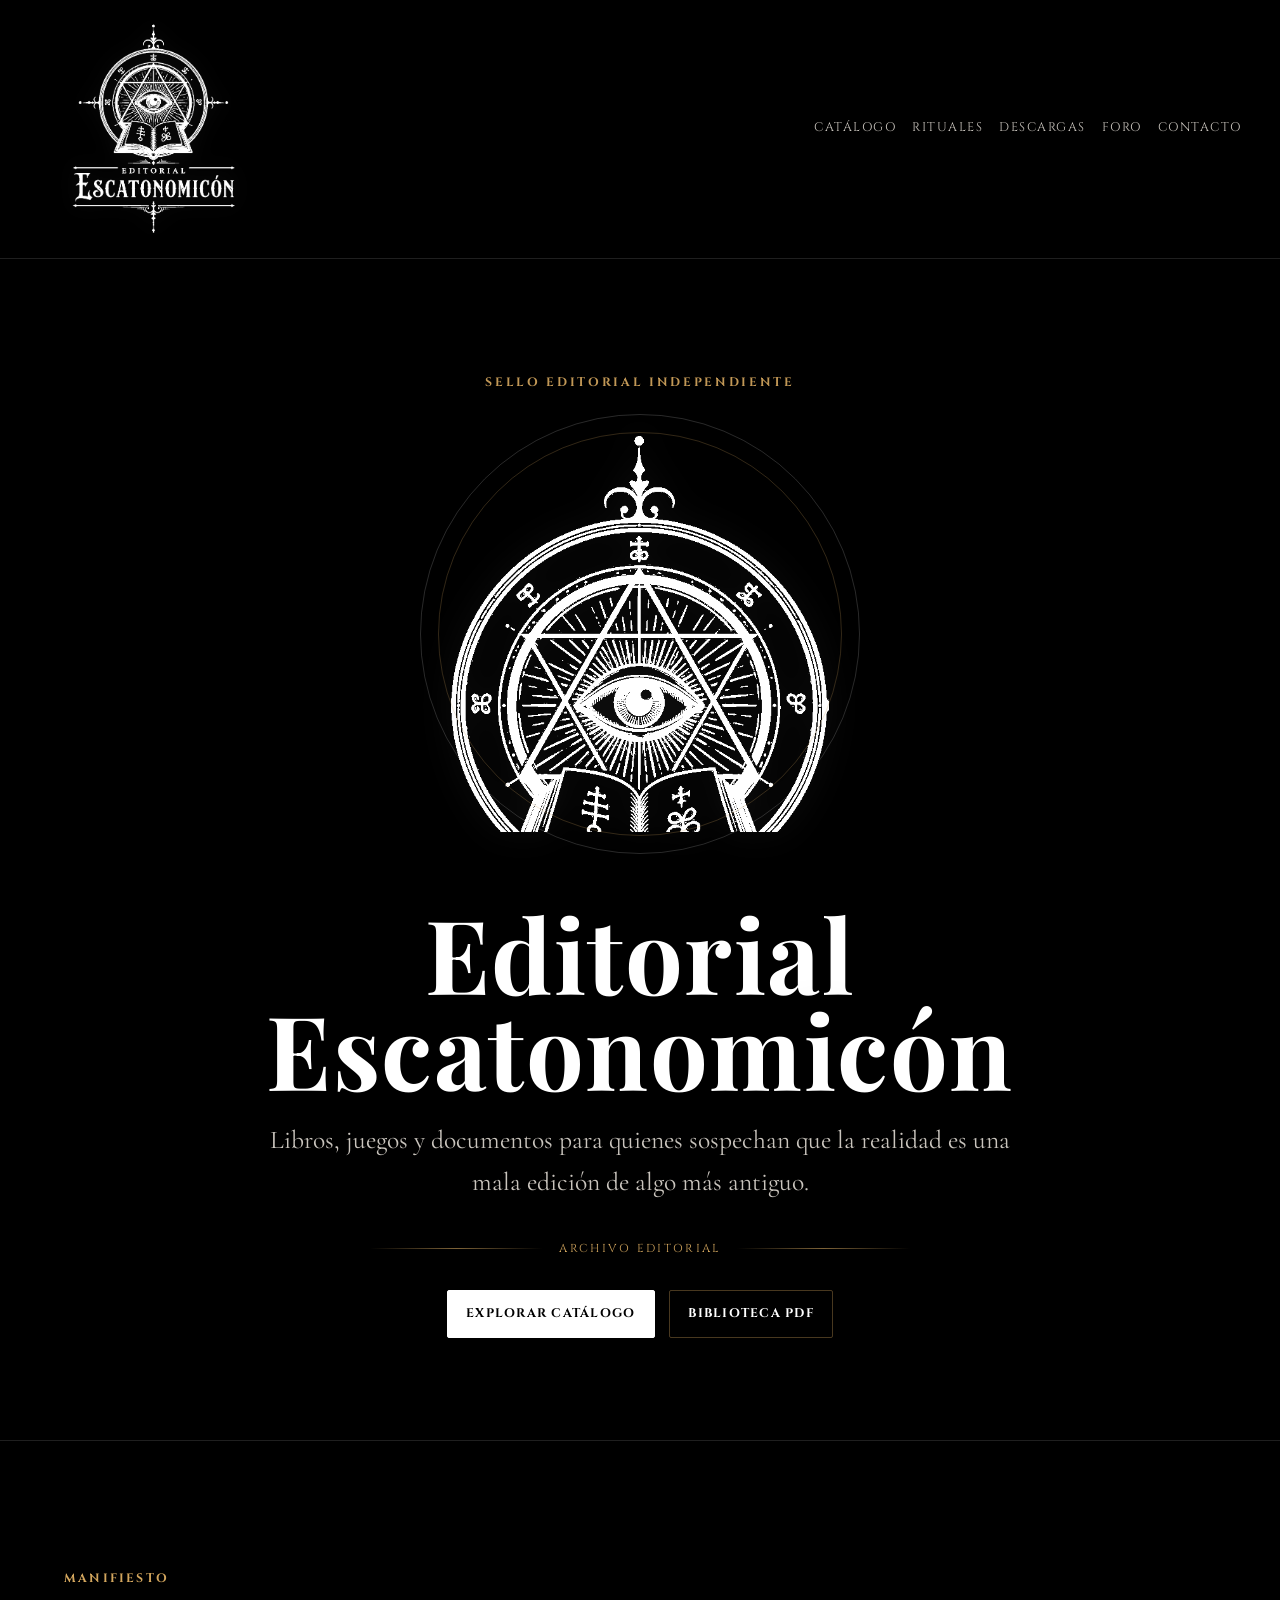
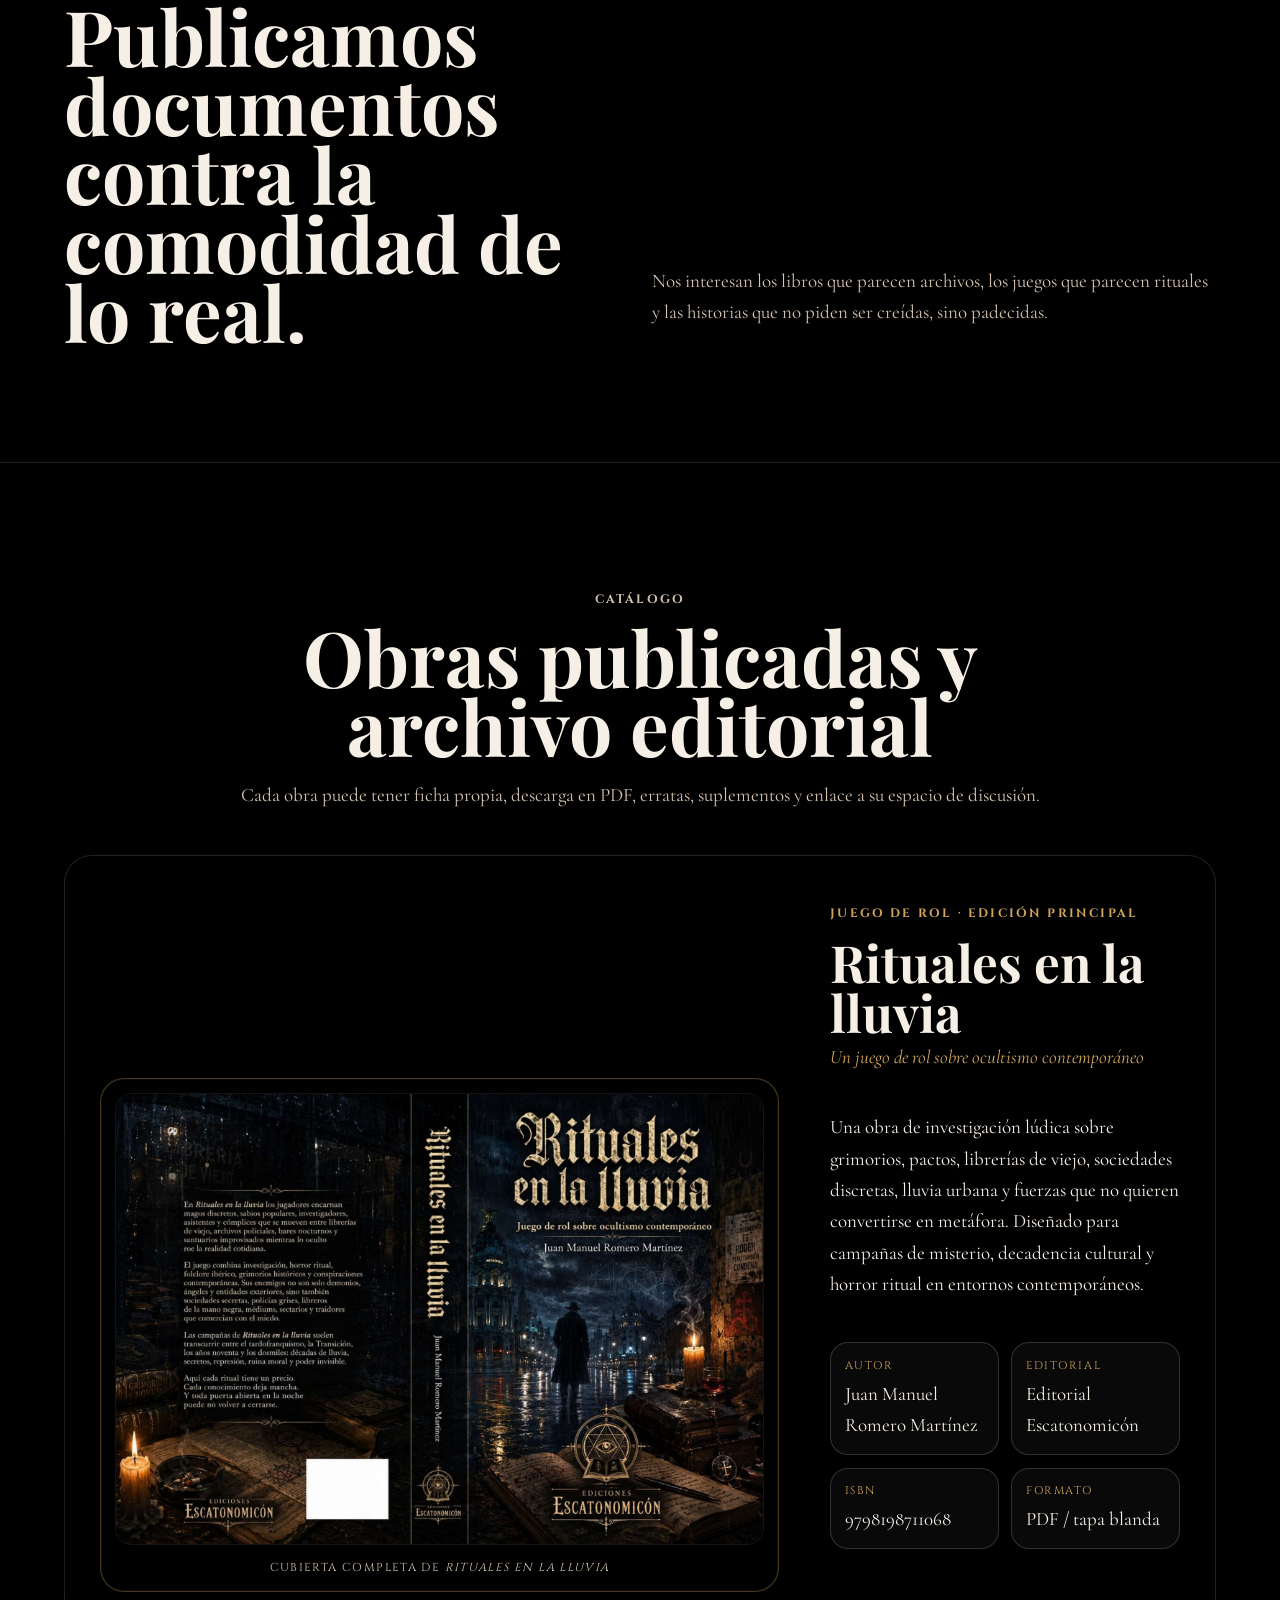
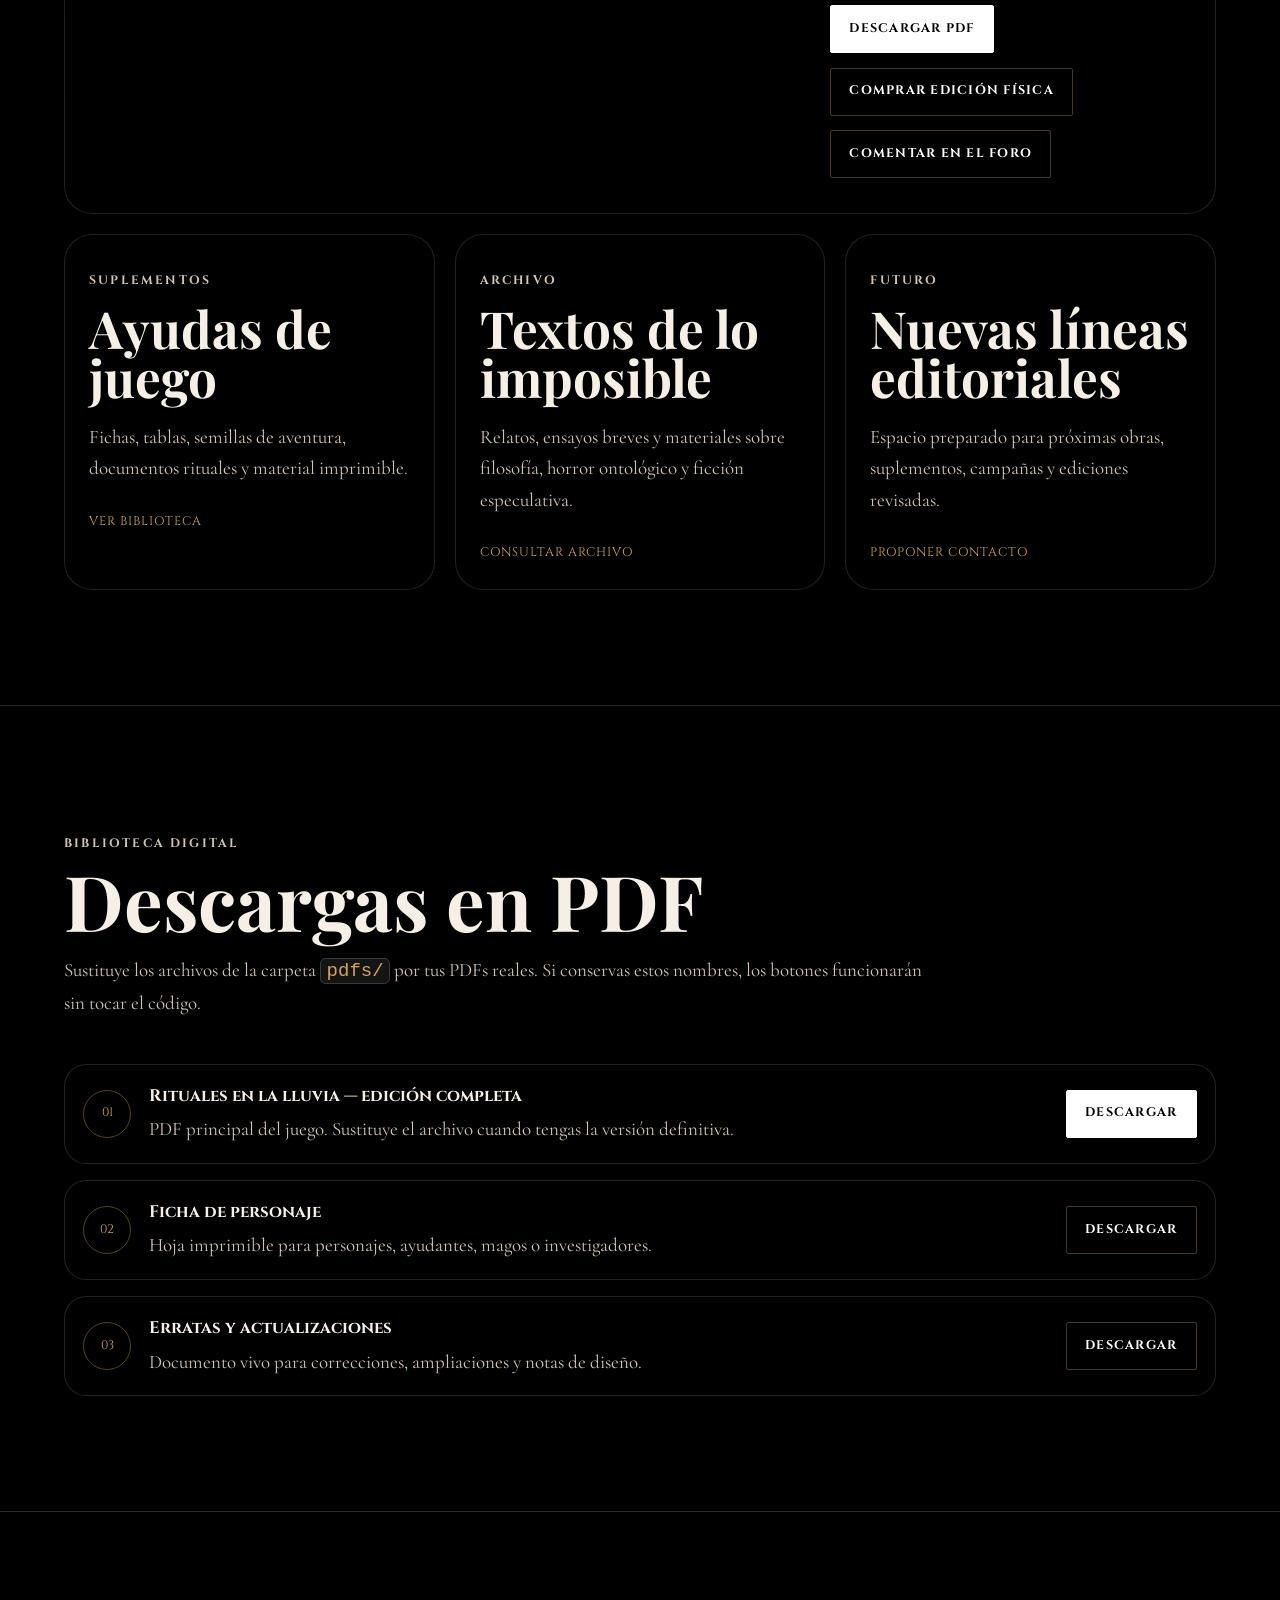
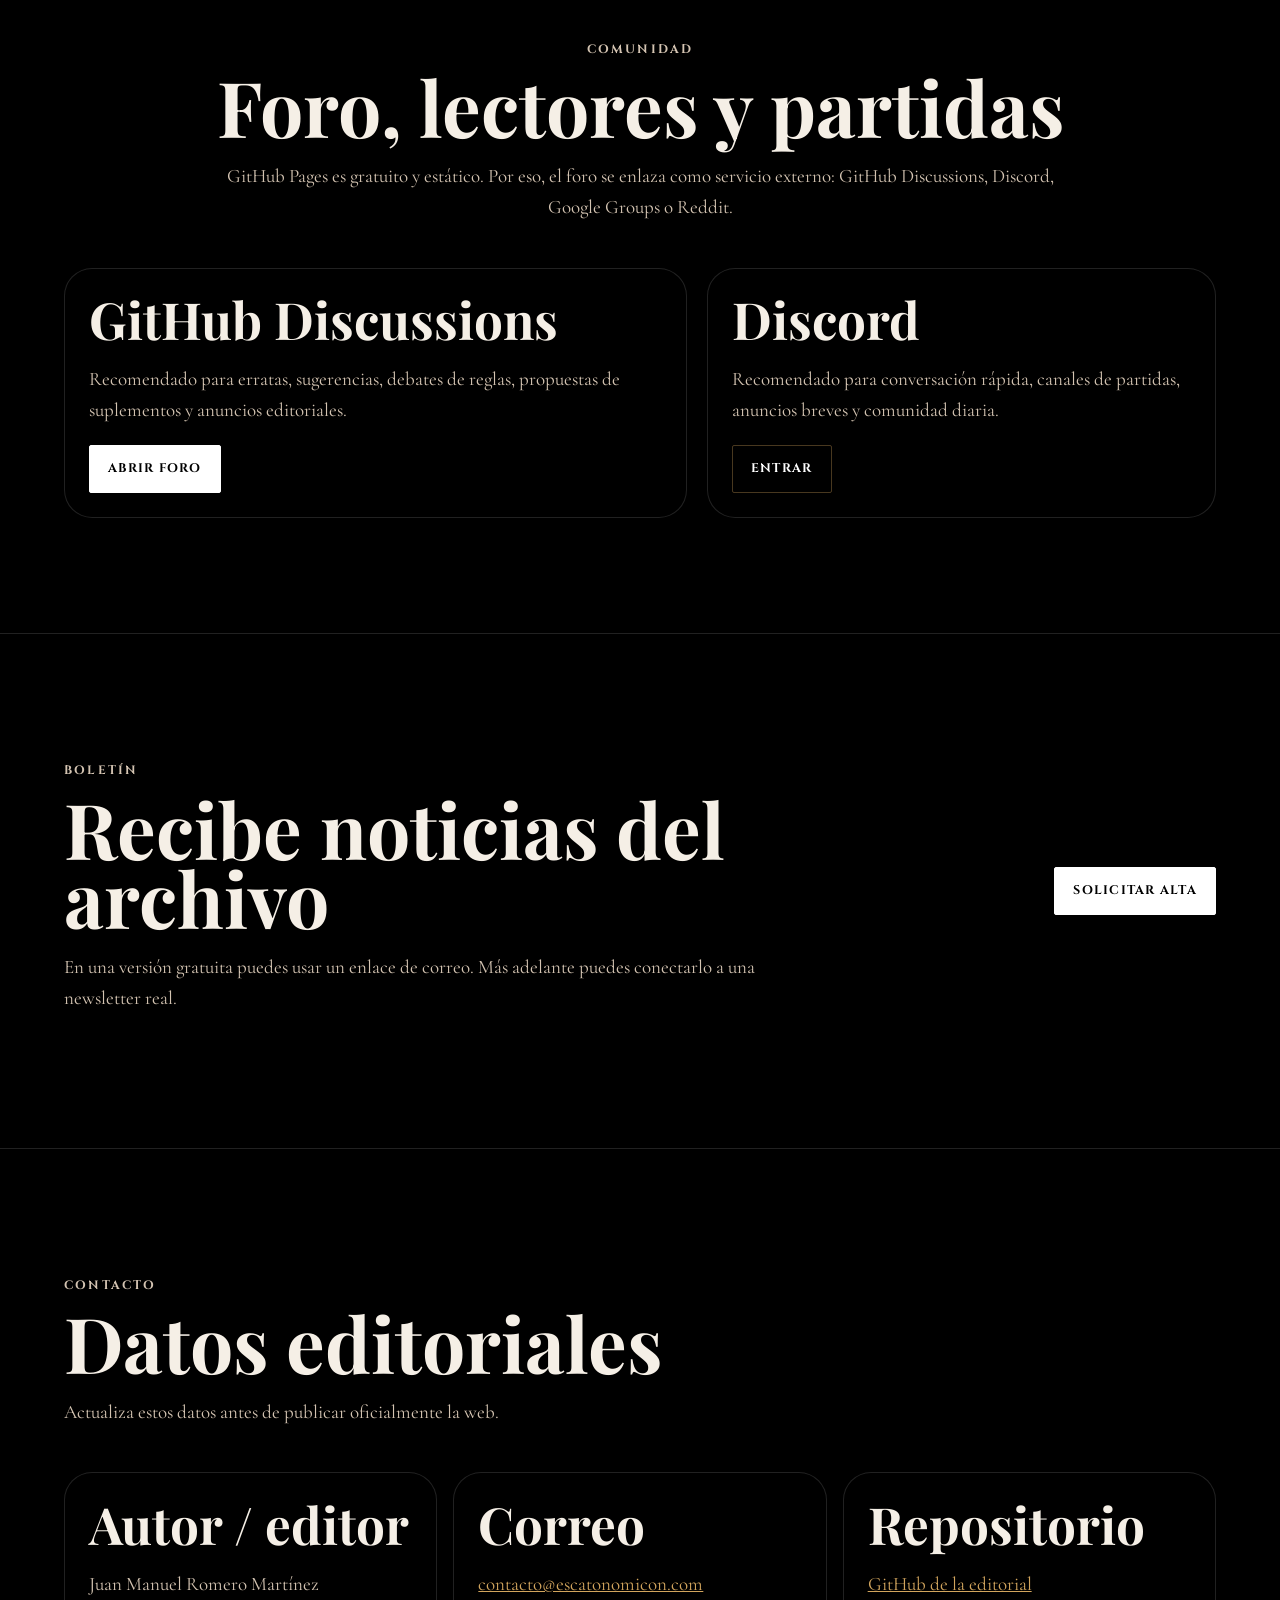
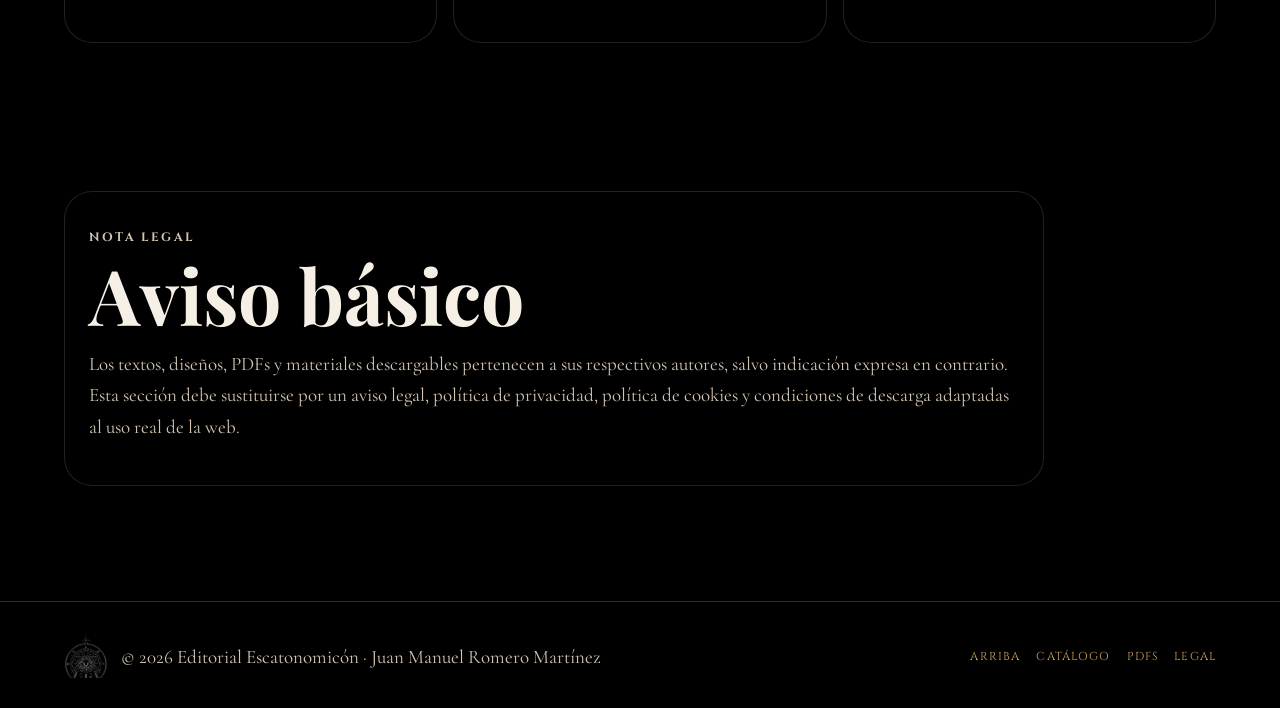
<file: index.html>
<!DOCTYPE html>
<html lang="es">
<head>
  <meta charset="UTF-8" />
  <meta name="viewport" content="width=device-width, initial-scale=1.0" />
  <title>Editorial Escatonomicón</title>
  <meta name="description" content="Editorial Escatonomicón: libros, juegos de rol, ficción filosófica, ocultismo contemporáneo y literatura de lo imposible." />
  <meta name="author" content="Juan Manuel Romero Martínez" />
  <meta name="theme-color" content="#000000" />
  <meta property="og:title" content="Editorial Escatonomicón" />
  <meta property="og:description" content="Libros, juegos y documentos para quienes sospechan que la realidad es una mala edición de algo más antiguo." />
  <meta property="og:type" content="website" />
  <meta property="og:image" content="assets/og-image-exact.png" />
  <link rel="icon" href="assets/favicon-exact.png" type="image/png" />
  <link rel="apple-touch-icon" href="assets/apple-touch-icon-exact.png" />
  <link rel="preconnect" href="https://fonts.googleapis.com" />
  <link rel="preconnect" href="https://fonts.gstatic.com" crossorigin />
  <link href="https://fonts.googleapis.com/css2?family=Cinzel:wght@400;500;600;700;800&family=Cormorant+Garamond:wght@400;500;600;700&family=Playfair+Display:wght@600;700;800&display=swap" rel="stylesheet" />
  <link rel="stylesheet" href="styles.css" />
</head>
<body>
  <div class="page-veil" aria-hidden="true"></div>

  <header class="site-header" id="top">
    <a class="brand" href="#inicio" aria-label="Editorial Escatonomicón">
      <img src="assets/logo-editorial-exact-white.png" alt="Logo de Editorial Escatonomicón" class="brand-logo-full" />
      <span class="sr-only">Editorial Escatonomicón</span>
    </a>

    <button class="menu-toggle" aria-label="Abrir menú" aria-expanded="false">☰</button>

    <nav class="main-nav" aria-label="Navegación principal">
      <a href="#catalogo">Catálogo</a>
      <a href="#rituales">Rituales</a>
      <a href="#descargas">Descargas</a>
      <a href="#comunidad">Foro</a>
      <a href="#contacto">Contacto</a>
    </nav>
  </header>

  <main>
    <section id="inicio" class="hero premium-home section">
      <div class="home-shell">
        <p class="eyebrow home-eyebrow">Sello editorial independiente</p>

        <div class="home-seal-wrap" aria-label="Sello blanco de Editorial Escatonomicón">
          <img src="assets/seal-white.png" alt="Sello blanco de Editorial Escatonomicón" class="home-seal" />
        </div>

        <h1>Editorial Escatonomicón</h1>

        <p class="lead home-lead">
          Libros, juegos y documentos para quienes sospechan que la realidad es una mala edición de algo más antiguo.
        </p>

        <div class="home-rule" aria-hidden="true">
          <span></span>
          <em>Archivo editorial</em>
          <span></span>
        </div>

        <div class="hero-actions home-actions">
          <a class="button primary" href="#catalogo">Explorar catálogo</a>
          <a class="button secondary" href="#descargas">Biblioteca PDF</a>
        </div>
      </div>
    </section>

    <section class="section editorial-strip" aria-label="Declaración editorial">
      <div>
        <p class="eyebrow">Manifiesto</p>
        <h2>Publicamos documentos contra la comodidad de lo real.</h2>
      </div>
      <p>
        Nos interesan los libros que parecen archivos, los juegos que parecen rituales y las historias que no piden ser creídas, sino padecidas.
      </p>
    </section>

    <section id="catalogo" class="section">
      <div class="section-heading centered">
        <p class="eyebrow">Catálogo</p>
        <h2>Obras publicadas y archivo editorial</h2>
        <p>
          Cada obra puede tener ficha propia, descarga en PDF, erratas, suplementos y enlace a su espacio de discusión.
        </p>
      </div>

      <div class="catalog-grid">
        <article id="rituales" class="book-showcase">
          <figure class="rituales-cover-showcase" aria-label="Cubierta completa de Rituales en la lluvia">
            <img src="assets/rituales-en-la-lluvia-cover.jpg" alt="Cubierta completa de Rituales en la lluvia" />
            <figcaption>Cubierta completa de <em>Rituales en la lluvia</em></figcaption>
          </figure>

          <div class="book-description">
            <p class="label">Juego de rol · edición principal</p>
            <h3>Rituales en la lluvia</h3>
            <p class="subtitle">Un juego de rol sobre ocultismo contemporáneo</p>
            <p>
              Una obra de investigación lúdica sobre grimorios, pactos, librerías de viejo, sociedades discretas,
              lluvia urbana y fuerzas que no quieren convertirse en metáfora. Diseñado para campañas de misterio,
              decadencia cultural y horror ritual en entornos contemporáneos.
            </p>

            <dl class="metadata premium">
              <div><dt>Autor</dt><dd>Juan Manuel Romero Martínez</dd></div>
              <div><dt>Editorial</dt><dd>Editorial Escatonomicón</dd></div>
              <div><dt>ISBN</dt><dd>9798198711068</dd></div>
              <div><dt>Formato</dt><dd>PDF / tapa blanda</dd></div>
            </dl>

            <div class="card-actions">
              <a class="button primary" href="pdfs/rituales-en-la-lluvia.pdf">Descargar PDF</a>
              <a class="button secondary" href="https://amzn.eu/d/05rCpy3P" target="_blank" rel="noopener noreferrer">Comprar edición física</a>
              <a class="button secondary" href="#comunidad">Comentar en el foro</a>
            </div>
          </div>
        </article>

        <div class="minor-catalog">
          <article class="mini-card">
            <p class="label">Suplementos</p>
            <h3>Ayudas de juego</h3>
            <p>Fichas, tablas, semillas de aventura, documentos rituales y material imprimible.</p>
            <a href="#descargas" class="text-link">Ver biblioteca</a>
          </article>

          <article class="mini-card">
            <p class="label">Archivo</p>
            <h3>Textos de lo imposible</h3>
            <p>Relatos, ensayos breves y materiales sobre filosofía, horror ontológico y ficción especulativa.</p>
            <a href="#descargas" class="text-link">Consultar archivo</a>
          </article>

          <article class="mini-card">
            <p class="label">Futuro</p>
            <h3>Nuevas líneas editoriales</h3>
            <p>Espacio preparado para próximas obras, suplementos, campañas y ediciones revisadas.</p>
            <a href="#contacto" class="text-link">Proponer contacto</a>
          </article>
        </div>
      </div>
    </section>

    <section id="descargas" class="section dark-panel-section">
      <div class="section-heading">
        <p class="eyebrow">Biblioteca digital</p>
        <h2>Descargas en PDF</h2>
        <p>
          Sustituye los archivos de la carpeta <code>pdfs/</code> por tus PDFs reales. Si conservas estos nombres,
          los botones funcionarán sin tocar el código.
        </p>
      </div>

      <div class="download-list">
        <article class="download-item">
          <span class="download-number">01</span>
          <div>
            <h3>Rituales en la lluvia — edición completa</h3>
            <p>PDF principal del juego. Sustituye el archivo cuando tengas la versión definitiva.</p>
          </div>
          <a class="button primary" href="pdfs/rituales-en-la-lluvia.pdf">Descargar</a>
        </article>

        <article class="download-item">
          <span class="download-number">02</span>
          <div>
            <h3>Ficha de personaje</h3>
            <p>Hoja imprimible para personajes, ayudantes, magos o investigadores.</p>
          </div>
          <a class="button secondary" href="pdfs/ficha-personaje.pdf">Descargar</a>
        </article>

        <article class="download-item">
          <span class="download-number">03</span>
          <div>
            <h3>Erratas y actualizaciones</h3>
            <p>Documento vivo para correcciones, ampliaciones y notas de diseño.</p>
          </div>
          <a class="button secondary" href="pdfs/erratas.pdf">Descargar</a>
        </article>
      </div>
    </section>

    <section id="comunidad" class="section community-section">
      <div class="section-heading centered">
        <p class="eyebrow">Comunidad</p>
        <h2>Foro, lectores y partidas</h2>
        <p>
          GitHub Pages es gratuito y estático. Por eso, el foro se enlaza como servicio externo: GitHub Discussions,
          Discord, Google Groups o Reddit.
        </p>
      </div>

      <div class="community-grid">
        <article class="community-card featured-card">
          <h3>GitHub Discussions</h3>
          <p>
            Recomendado para erratas, sugerencias, debates de reglas, propuestas de suplementos y anuncios editoriales.
          </p>
          <a class="button primary" href="https://github.com/TU_USUARIO/editorial-escatonomicon/discussions">Abrir foro</a>
        </article>

        <article class="community-card">
          <h3>Discord</h3>
          <p>
            Recomendado para conversación rápida, canales de partidas, anuncios breves y comunidad diaria.
          </p>
          <a class="button secondary" href="https://discord.com/">Entrar</a>
        </article>
      </div>
    </section>

    <section class="section newsletter-panel" aria-label="Boletín editorial">
      <div>
        <p class="eyebrow">Boletín</p>
        <h2>Recibe noticias del archivo</h2>
        <p>
          En una versión gratuita puedes usar un enlace de correo. Más adelante puedes conectarlo a una newsletter real.
        </p>
      </div>
      <a class="button primary" href="mailto:contacto@escatonomicon.com?subject=Alta%20en%20bolet%C3%ADn%20Escatonomic%C3%B3n">Solicitar alta</a>
    </section>

    <section id="contacto" class="section contact-section">
      <div class="section-heading">
        <p class="eyebrow">Contacto</p>
        <h2>Datos editoriales</h2>
        <p>Actualiza estos datos antes de publicar oficialmente la web.</p>
      </div>

      <div class="contact-grid">
        <article class="contact-card">
          <h3>Autor / editor</h3>
          <p>Juan Manuel Romero Martínez</p>
        </article>
        <article class="contact-card">
          <h3>Correo</h3>
          <p><a href="mailto:contacto@escatonomicon.com">contacto@escatonomicon.com</a></p>
        </article>
        <article class="contact-card">
          <h3>Repositorio</h3>
          <p><a href="https://github.com/TU_USUARIO/editorial-escatonomicon">GitHub de la editorial</a></p>
        </article>
      </div>
    </section>

    <section id="legal" class="section legal-section">
      <div class="legal-box">
        <p class="eyebrow">Nota legal</p>
        <h2>Aviso básico</h2>
        <p>
          Los textos, diseños, PDFs y materiales descargables pertenecen a sus respectivos autores, salvo indicación expresa en contrario.
          Esta sección debe sustituirse por un aviso legal, política de privacidad, política de cookies y condiciones de descarga adaptadas
          al uso real de la web.
        </p>
      </div>
    </section>
  </main>

  <footer class="site-footer">
    <div class="footer-brand">
      <img src="assets/logo-editorial-mark-exact.png" alt="Emblema de Editorial Escatonomicón" class="footer-mark" />
      <p>© <span id="year"></span> Editorial Escatonomicón · Juan Manuel Romero Martínez</p>
    </div>
    <nav aria-label="Navegación secundaria">
      <a href="#top">Arriba</a>
      <a href="#catalogo">Catálogo</a>
      <a href="#descargas">PDFs</a>
      <a href="#legal">Legal</a>
    </nav>
  </footer>

  <script src="script.js"></script>
</body>
</html>
</file>
<file: styles.css>
:root {
  --bg: #000000;
  --bg-soft: #000000;
  --panel: #000000;
  --panel-2: #050505;
  --text: #f5efe6;
  --muted: #d4c4b2;
  --dim: #8b7b6a;
  --gold: #d2a55d;
  --gold-soft: rgba(210,165,93,.18);
  --blood: #68161c;
  --blood-bright: #8b272f;
  --line: rgba(243,232,213,.18);
  --line-strong: rgba(210,165,93,.4);
  --shadow: 0 24px 70px rgba(0,0,0,.6);
  --radius: 28px;
  --font-body: "Cormorant Garamond", Georgia, "Times New Roman", serif;
  --font-display: "Playfair Display", "Cormorant Garamond", Georgia, serif;
  --font-caps: "Cinzel", Georgia, serif;
}

* { box-sizing: border-box; }

html { scroll-behavior: smooth; }

body {
  margin: 0;
  font-family: var(--font-body);
  background: #000000;
  color: var(--text);
  font-size: 19px;
  line-height: 1.65;
}

body::before { display: none; }

.page-veil { display: none; }

a { color: inherit; }

code {
  padding: .08rem .35rem;
  border-radius: .35rem;
  background: rgba(255,255,255,.08);
  border: 1px solid var(--line);
  color: var(--gold);
}

.site-header {
  position: sticky;
  top: 0;
  z-index: 80;
  display: flex;
  justify-content: space-between;
  align-items: center;
  gap: 1.2rem;
  padding: .85rem clamp(1rem, 3vw, 3rem);
  background: rgba(7,6,4,.79);
  border-bottom: 1px solid var(--line);
  backdrop-filter: blur(18px);
}

.brand {
  display: inline-flex;
  align-items: center;
  text-decoration: none;
}

.brand-logo-full {
  width: clamp(170px, 22vw, 260px);
  height: auto;
  display: block;
  background: #ffffff;
  padding: .35rem .55rem;
  border-radius: 10px;
  border: 1px solid rgba(210,165,93,.28);
  box-shadow: 0 10px 26px rgba(0,0,0,.45);
}

.sr-only {
  position: absolute;
  width: 1px;
  height: 1px;
  padding: 0;
  margin: -1px;
  overflow: hidden;
  clip: rect(0,0,0,0);
  white-space: nowrap;
  border: 0;
}


.main-nav {
  display: flex;
  gap: 1rem;
  align-items: center;
}

.main-nav a {
  position: relative;
  font-family: var(--font-caps);
  font-size: .78rem;
  letter-spacing: .12em;
  text-transform: uppercase;
  color: var(--muted);
  text-decoration: none;
  padding: .3rem 0;
}

.main-nav a::after {
  content: "";
  position: absolute;
  left: 0;
  right: 100%;
  bottom: 0;
  height: 1px;
  background: var(--gold);
  transition: right .18s ease;
}

.main-nav a:hover { color: var(--text); }
.main-nav a:hover::after { right: 0; }

.menu-toggle {
  display: none;
  border: 1px solid var(--line);
  border-radius: 14px;
  color: var(--text);
  background: rgba(255,255,255,.04);
  font-size: 1.2rem;
  padding: .45rem .75rem;
}

.section {
  padding: clamp(4.5rem, 9vw, 8rem) clamp(1rem, 5vw, 5.8rem);
}

.frame-section {
  position: relative;
  overflow: hidden;
}

.frame-section::before,
.frame-section::after {
  content: "";
  position: absolute;
  border: 1px solid var(--line-strong);
  pointer-events: none;
}

.frame-section::before {
  inset: 1.4rem;
  border-radius: 34px;
}

.frame-section::after {
  inset: 2rem;
  border-radius: 28px;
  opacity: .45;
}

.hero {
  min-height: calc(100vh - 80px);
  display: grid;
  grid-template-columns: minmax(0, 1.08fr) minmax(300px, .72fr);
  align-items: center;
  gap: clamp(2rem, 5vw, 5rem);
}

.hero-left,
.seal-panel { position: relative; z-index: 2; }

.eyebrow,
.label {
  font-family: var(--font-caps);
  color: var(--gold);
  text-transform: uppercase;
  letter-spacing: .18em;
  font-weight: 700;
  font-size: .76rem;
}

.hero h1 {
  margin: .4rem 0 1.3rem;
  font-family: var(--font-display);
  font-size: clamp(4rem, 10vw, 8rem);
  font-weight: 700;
  line-height: .92;
  letter-spacing: .01em;
  text-shadow: 0 12px 40px rgba(0,0,0,.75);
}

.hero h1 span { color: var(--text); }

.lead {
  max-width: 760px;
  color: var(--muted);
  font-size: clamp(1.25rem, 2vw, 1.65rem);
}

.hero-actions,
.card-actions {
  display: flex;
  flex-wrap: wrap;
  gap: .9rem;
  margin-top: 2rem;
}

.button {
  display: inline-flex;
  min-height: 48px;
  align-items: center;
  justify-content: center;
  padding: .78rem 1.14rem;
  border-radius: 999px;
  font-family: var(--font-caps);
  font-size: .78rem;
  font-weight: 700;
  letter-spacing: .1em;
  text-transform: uppercase;
  text-decoration: none;
  border: 1px solid var(--line);
  transition: transform .16s ease, background .16s ease, border-color .16s ease;
}

.button:hover { transform: translateY(-2px); }

.button.primary {
  border-color: rgba(255,255,255,.1);
  background: linear-gradient(135deg, var(--blood), var(--blood-bright));
  box-shadow: 0 18px 45px rgba(115,27,32,.3);
}

.button.secondary { background: rgba(255,255,255,.05); }
.button.secondary:hover { border-color: var(--line-strong); }

.text-link {
  color: var(--gold);
  font-family: var(--font-caps);
  font-size: .78rem;
  letter-spacing: .08em;
  text-decoration: none;
  text-transform: uppercase;
}

.text-link:hover { text-decoration: underline; }

.seal-panel {
  padding: clamp(1.4rem, 3vw, 2.2rem);
  border-radius: var(--radius);
  background:
    linear-gradient(180deg, rgba(255,255,255,.08), rgba(255,255,255,.025)),
    radial-gradient(circle at 50% 0%, rgba(210,165,93,.18), transparent 70%);
  border: 1px solid var(--line-strong);
  box-shadow: var(--shadow);
  text-align: center;
}

.seal-orbit {
  position: relative;
  display: grid;
  place-items: center;
  min-height: 330px;
  border-radius: 24px;
  background: radial-gradient(circle, rgba(210,165,93,.14), transparent 58%);
}

.seal-orbit::before {
  content: "";
  position: absolute;
  width: min(92%, 330px);
  aspect-ratio: 1;
  border-radius: 50%;
  border: 1px solid rgba(210,165,93,.32);
  box-shadow: inset 0 0 34px rgba(210,165,93,.08), 0 0 54px rgba(115,27,32,.18);
}

.seal-orbit img {
  width: min(68%, 250px);
  filter: drop-shadow(0 18px 40px rgba(0,0,0,.5));
}

.seal-kicker {
  margin: 1.2rem 0 .2rem;
  font-family: var(--font-caps);
  color: var(--gold);
  text-transform: uppercase;
  letter-spacing: .18em;
  font-size: .72rem;
}

.seal-panel h2 {
  margin: 0;
  font-family: var(--font-display);
  font-size: clamp(2.7rem, 4vw, 4.2rem);
  line-height: 1;
}

.seal-panel p:last-child { color: var(--muted); }

.editorial-strip {
  display: grid;
  grid-template-columns: .95fr 1.05fr;
  align-items: end;
  gap: clamp(2rem, 6vw, 6rem);
  border-block: 1px solid var(--line);
  background: rgba(255,255,255,.025);
}

.editorial-strip h2,
.section-heading h2,
.newsletter-panel h2,
.legal-box h2 {
  margin: .2rem 0 0;
  font-family: var(--font-display);
  font-size: clamp(2.8rem, 6vw, 6rem);
  line-height: .9;
}

.editorial-strip > p,
.section-heading p,
.newsletter-panel p,
.legal-box p { color: var(--muted); }

.section-heading {
  max-width: 860px;
  margin-bottom: 2.8rem;
}

.section-heading.centered {
  margin-inline: auto;
  text-align: center;
}

.catalog-grid {
  display: grid;
  gap: 1.25rem;
}

.book-showcase {
  display: grid;
  grid-template-columns: minmax(260px, .46fr) minmax(0, 1fr);
  gap: clamp(1.4rem, 4vw, 4rem);
  align-items: center;
  padding: clamp(1.2rem, 3vw, 2.2rem);
  border-radius: var(--radius);
  background: linear-gradient(180deg, rgba(255,255,255,.075), rgba(255,255,255,.025));
  border: 1px solid var(--line);
  box-shadow: var(--shadow);
}

.book-object {
  min-height: 560px;
  display: flex;
  flex-direction: column;
  justify-content: space-between;
  align-items: center;
  padding: 2rem 1.5rem;
  border-radius: 22px;
  background:
    linear-gradient(155deg, rgba(115,27,32,.78), rgba(8,7,5,.88) 58%, rgba(210,165,93,.13)),
    #0a0806;
  border: 1px solid var(--line-strong);
  box-shadow: inset 0 0 0 1px rgba(255,255,255,.06), 0 35px 70px rgba(0,0,0,.5);
  text-align: center;
}

.book-topline,
.book-author {
  font-family: var(--font-caps);
  color: var(--gold);
  font-size: .72rem;
  letter-spacing: .17em;
  text-transform: uppercase;
}

.book-object img { width: min(58%, 210px); }

.book-object h3 {
  margin: .5rem 0 0;
  font-family: var(--font-display);
  font-size: clamp(3.8rem, 6vw, 5.6rem);
  line-height: .84;
}

.book-object p {
  margin: 0;
  color: var(--muted);
  font-style: italic;
}

.book-description h3,
.mini-card h3,
.community-card h3,
.contact-card h3 {
  margin: .15rem 0 .35rem;
  font-family: var(--font-display);
  font-size: clamp(2.2rem, 4vw, 4rem);
  line-height: .96;
}

.subtitle {
  margin-top: 0;
  color: var(--gold);
  font-size: 1.18rem;
  font-style: italic;
}

.metadata {
  display: grid;
  grid-template-columns: repeat(2, minmax(0, 1fr));
  gap: .8rem;
  margin: 1.5rem 0;
}

.metadata div {
  padding: .85rem;
  border-radius: 18px;
  background: rgba(255,255,255,.035);
  border: 1px solid var(--line);
}

.metadata dt {
  font-family: var(--font-caps);
  color: var(--gold);
  font-size: .7rem;
  letter-spacing: .14em;
  text-transform: uppercase;
}

.metadata dd { margin: .15rem 0 0; }

.minor-catalog {
  display: grid;
  grid-template-columns: repeat(3, minmax(0, 1fr));
  gap: 1.25rem;
}

.mini-card,
.community-card,
.contact-card,
.legal-box {
  padding: 1.5rem;
  border-radius: var(--radius);
  background: linear-gradient(180deg, rgba(255,255,255,.065), rgba(255,255,255,.025));
  border: 1px solid var(--line);
  box-shadow: var(--shadow);
}

.mini-card p,
.community-card p,
.contact-card p { color: var(--muted); }

.dark-panel-section {
  border-block: 1px solid var(--line);
  background:
    radial-gradient(circle at 8% 10%, rgba(210,165,93,.12), transparent 24rem),
    linear-gradient(180deg, rgba(255,255,255,.03), rgba(255,255,255,.012));
}

.download-list { display: grid; gap: 1rem; }

.download-item {
  display: grid;
  grid-template-columns: auto minmax(0,1fr) auto;
  gap: 1.1rem;
  align-items: center;
  padding: 1.15rem;
  border-radius: 22px;
  background: rgba(255,255,255,.045);
  border: 1px solid var(--line);
}

.download-number {
  display: grid;
  place-items: center;
  width: 48px;
  height: 48px;
  border-radius: 50%;
  border: 1px solid var(--line-strong);
  color: var(--gold);
  font-family: var(--font-caps);
  font-size: .78rem;
}

.download-item h3 { margin: 0 0 .15rem; font-family: var(--font-caps); font-size: 1.05rem; }
.download-item p { margin: 0; color: var(--muted); }

.community-grid {
  display: grid;
  grid-template-columns: 1.1fr .9fr;
  gap: 1.25rem;
}

.featured-card { border-color: var(--line-strong); }

.newsletter-panel {
  display: flex;
  justify-content: space-between;
  align-items: center;
  gap: 2rem;
  border-block: 1px solid var(--line);
  background: linear-gradient(135deg, rgba(115,27,32,.3), rgba(210,165,93,.08));
}

.newsletter-panel div { max-width: 760px; }

.contact-grid {
  display: grid;
  grid-template-columns: repeat(3, minmax(0, 1fr));
  gap: 1rem;
}

.contact-card a { color: var(--gold); }

.legal-section { padding-top: 2rem; }
.legal-box { max-width: 980px; }

.site-footer {
  display: flex;
  justify-content: space-between;
  align-items: center;
  gap: 1.5rem;
  padding: 2rem clamp(1rem, 5vw, 5.8rem);
  border-top: 1px solid var(--line);
  color: var(--muted);
}

.site-footer div { display: flex; align-items: center; gap: .8rem; }
.site-footer img { width: 44px; height: 44px; }
.site-footer p { margin: 0; }
.site-footer nav { display: flex; gap: 1rem; flex-wrap: wrap; }
.site-footer a { color: var(--gold); text-decoration: none; font-family: var(--font-caps); font-size: .72rem; letter-spacing: .1em; text-transform: uppercase; }

@media (max-width: 980px) {
  .menu-toggle { display: inline-flex; }
  .main-nav {
    position: absolute;
    display: none;
    inset: 76px 1rem auto 1rem;
    flex-direction: column;
    align-items: stretch;
    padding: 1rem;
    border-radius: 20px;
    background: rgba(15,12,9,.98);
    border: 1px solid var(--line);
  }
  .main-nav.open { display: flex; }
  .main-nav a { padding: .75rem; }

  .hero,
  .editorial-strip,
  .book-showcase,
  .minor-catalog,
  .community-grid,
  .contact-grid {
    grid-template-columns: 1fr;
  }

  .hero { min-height: auto; }
  .book-object { min-height: 470px; }
  .newsletter-panel { align-items: flex-start; flex-direction: column; }
}

@media (max-width: 640px) {
  body { font-size: 17px; }
  .brand-subtitle { display: none; }
  .brand-mark { width: 44px; height: 44px; }
  .frame-section::before,
  .frame-section::after { display: none; }
  .metadata { grid-template-columns: 1fr; }
  .download-item { grid-template-columns: 1fr; }
  .site-footer,
  .site-footer div { align-items: flex-start; flex-direction: column; }
}




.seal-orbit {
  padding: 1.2rem;
  background: #ffffff;
  border-radius: 24px;
  border: 1px solid rgba(210,165,93,.32);
  box-shadow: 0 18px 48px rgba(0,0,0,.5);
}

.seal-orbit img {
  width: min(100%, 430px);
  height: auto;
  display: block;
  margin: 0 auto;
}

.book-object img {
  width: min(100%, 300px);
  height: auto;
  margin: 1rem auto 1.2rem;
  display: block;
  background: #ffffff;
  padding: .65rem;
  border-radius: 14px;
  border: 1px solid rgba(210,165,93,.24);
  box-shadow: 0 14px 36px rgba(0,0,0,.45);
}

.footer-brand {
  display: inline-flex;
  align-items: center;
  gap: .8rem;
}

.footer-mark {
  width: 42px;
  height: 42px;
  object-fit: contain;
}

.site-footer {
  background: #000000;
}

.section,
.editorial-strip,
.dark-panel-section,
.community-section,
.legal-section {
  background: #000000;
}

.mini-card,
.book-showcase,
.community-card,
.newsletter-box,
.contact-card,
.legal-box,
.download-item,
.seal-panel,
.book-description,
.book-object {
  background: linear-gradient(180deg, rgba(255,255,255,.025), rgba(255,255,255,.015));
}

@media (max-width: 980px) {
  .brand-logo-full {
    width: min(62vw, 240px);
  }
}


/* Portada lujosa y fondo negro integral */
html, body {
  background: #000000;
}

.site-header {
  background: rgba(0,0,0,.94);
  border-bottom: 1px solid rgba(210,165,93,.28);
  box-shadow: 0 8px 28px rgba(0,0,0,.45);
}

.main-nav a {
  color: #e8dccd;
}

.main-nav a::after {
  background: linear-gradient(90deg, transparent, var(--gold), transparent);
  height: 2px;
}

.hero {
  min-height: calc(100vh - 80px);
  align-items: center;
}

.frame-section::before {
  inset: 1.15rem;
  border-radius: 36px;
  border-color: rgba(210,165,93,.42);
}

.frame-section::after {
  inset: 1.75rem;
  border-radius: 30px;
  border-color: rgba(243,232,213,.14);
}

.hero-left {
  max-width: 760px;
}

.hero h1 {
  font-size: clamp(4.3rem, 10vw, 8.4rem);
  letter-spacing: .015em;
}

.lead {
  color: #e1d4c4;
  max-width: 680px;
}

.hero-luxury-note {
  margin-top: 1.2rem;
  color: var(--gold);
  font-family: var(--font-caps);
  font-size: .78rem;
  letter-spacing: .18em;
  text-transform: uppercase;
}

.hero-divider {
  display: flex;
  align-items: center;
  gap: .9rem;
  margin: 1rem 0 0;
  max-width: 520px;
}

.hero-divider span {
  flex: 1;
  height: 1px;
  background: linear-gradient(90deg, transparent, rgba(210,165,93,.65), transparent);
}

.hero-divider i {
  font-style: normal;
  color: var(--gold);
  font-size: 1rem;
}

.hero-actions {
  margin-top: 2.2rem;
}

.button {
  border-color: rgba(210,165,93,.28);
}

.button.primary {
  background: linear-gradient(180deg, #8b272f, #5d1419);
  box-shadow: 0 16px 40px rgba(115,27,32,.26), inset 0 1px 0 rgba(255,255,255,.12);
}

.button.secondary {
  background: rgba(255,255,255,.03);
}

.seal-panel {
  background: #000000;
  border: 1px solid rgba(210,165,93,.42);
  box-shadow: 0 0 0 1px rgba(243,232,213,.08), 0 24px 70px rgba(0,0,0,.6);
}

.seal-orbit {
  background: radial-gradient(circle at 50% 35%, rgba(255,255,255,.05), rgba(255,255,255,0) 60%), #000000;
  border: 1px solid rgba(210,165,93,.28);
  box-shadow: inset 0 0 0 1px rgba(243,232,213,.06), 0 18px 48px rgba(0,0,0,.52);
}

.hero-seal-white {
  width: min(100%, 380px);
  height: auto;
  display: block;
  margin: 0 auto;
  filter: drop-shadow(0 0 12px rgba(255,255,255,.05));
}

.seal-kicker {
  color: var(--gold);
}

.seal-panel h2 {
  color: #ffffff;
}

.seal-panel p:last-child {
  color: #d8cbbb;
}

.seal-logo-plaque {
  margin-top: 1.4rem;
  padding: .55rem;
  background: #ffffff;
  border-radius: 14px;
  border: 1px solid rgba(210,165,93,.28);
  display: inline-flex;
  justify-content: center;
  box-shadow: 0 12px 34px rgba(0,0,0,.35);
}

.seal-logo-exact {
  width: min(100%, 210px);
  height: auto;
  display: block;
}

.editorial-strip,
.dark-panel-section,
.community-section,
.legal-section,
.section,
.newsletter-panel,
.site-footer {
  background: #000000;
}

.editorial-strip {
  border-top: 1px solid rgba(210,165,93,.24);
  border-bottom: 1px solid rgba(210,165,93,.24);
}

.book-showcase,
.mini-card,
.community-card,
.contact-card,
.legal-box,
.download-item,
.newsletter-panel {
  background: linear-gradient(180deg, rgba(255,255,255,.028), rgba(255,255,255,.015));
  border-color: rgba(210,165,93,.16);
}

.book-object {
  background: linear-gradient(180deg, rgba(255,255,255,.02), rgba(255,255,255,.01)), #000000;
  border: 1px solid rgba(210,165,93,.25);
  box-shadow: inset 0 0 0 1px rgba(243,232,213,.05), 0 24px 60px rgba(0,0,0,.55);
}

.book-object::before {
  content: "";
  position: absolute;
  inset: 14px;
  border: 1px solid rgba(210,165,93,.18);
  border-radius: 16px;
  pointer-events: none;
}

.book-topline,
.book-author {
  color: var(--gold);
}

.book-object img {
  background: #ffffff;
}

.download-item {
  background: rgba(255,255,255,.02);
}

.footer-brand {
  align-items: center;
}

.footer-mark {
  width: 52px;
  height: 52px;
}

@media (max-width: 980px) {
  .hero-left {
    max-width: 100%;
  }
  .hero-seal-white {
    width: min(100%, 300px);
  }
  .seal-logo-exact {
    width: min(100%, 170px);
  }
}


/* Home sobria y premium: negro absoluto + sello blanco */
html,
body,
main,
.section,
.editorial-strip,
.dark-panel-section,
.community-section,
.legal-section,
.newsletter-panel,
.site-footer {
  background: #000000 !important;
}

body {
  background-image: none !important;
}

.site-header {
  background: rgba(0,0,0,.96) !important;
  border-bottom: 1px solid rgba(255,255,255,.12);
  box-shadow: none;
}

.brand-logo-full {
  width: clamp(150px, 18vw, 235px);
  height: auto;
  background: transparent !important;
  border: 0 !important;
  border-radius: 0 !important;
  padding: 0 !important;
  box-shadow: none !important;
  filter: drop-shadow(0 0 10px rgba(255,255,255,.08));
}

.main-nav a {
  color: rgba(245,239,230,.82);
}

.main-nav a:hover {
  color: #ffffff;
}

.premium-home {
  min-height: calc(100vh - 76px);
  display: flex;
  align-items: center;
  justify-content: center;
  text-align: center;
  padding-top: clamp(4rem, 8vw, 7rem);
  padding-bottom: clamp(4rem, 8vw, 7rem);
  background: #000000 !important;
}

.home-shell {
  width: min(100%, 1040px);
  margin-inline: auto;
  position: relative;
}

.home-eyebrow {
  margin-bottom: 1.3rem;
  color: rgba(210,165,93,.92);
  letter-spacing: .22em;
}

.home-seal-wrap {
  width: clamp(260px, 36vw, 440px);
  aspect-ratio: 1 / 1;
  margin: 0 auto clamp(2rem, 4vw, 3.2rem);
  display: grid;
  place-items: center;
  position: relative;
}

.home-seal-wrap::before,
.home-seal-wrap::after {
  content: "";
  position: absolute;
  inset: 0;
  border-radius: 50%;
  pointer-events: none;
}

.home-seal-wrap::before {
  border: 1px solid rgba(255,255,255,.16);
}

.home-seal-wrap::after {
  inset: 18px;
  border: 1px solid rgba(210,165,93,.24);
}

.home-seal {
  width: 86%;
  height: auto;
  display: block;
  filter: drop-shadow(0 0 16px rgba(255,255,255,.08));
}

.premium-home h1 {
  margin: 0;
  font-family: var(--font-display);
  font-size: clamp(3.5rem, 8vw, 8rem);
  font-weight: 700;
  line-height: .94;
  letter-spacing: .015em;
  color: #ffffff;
}

.home-lead {
  max-width: 760px;
  margin: 1.35rem auto 0;
  color: rgba(245,239,230,.82);
  font-size: clamp(1.25rem, 2vw, 1.6rem);
}

.home-rule {
  display: flex;
  align-items: center;
  gap: 1rem;
  width: min(100%, 540px);
  margin: 2.2rem auto 0;
  color: var(--gold);
}

.home-rule span {
  flex: 1;
  height: 1px;
  background: linear-gradient(90deg, transparent, rgba(210,165,93,.6), transparent);
}

.home-rule em {
  font-family: var(--font-caps);
  font-style: normal;
  font-size: .72rem;
  letter-spacing: .2em;
  text-transform: uppercase;
  white-space: nowrap;
}

.home-actions {
  justify-content: center;
  margin-top: 2rem;
}

.button {
  border-radius: 2px;
  border-color: rgba(210,165,93,.34);
  background: transparent;
}

.button.primary {
  background: #ffffff;
  color: #000000;
  border-color: #ffffff;
  box-shadow: none;
}

.button.primary:hover {
  background: var(--gold);
  border-color: var(--gold);
}

.button.secondary {
  background: transparent;
  color: #ffffff;
}

.button.secondary:hover {
  background: rgba(255,255,255,.06);
}

.book-showcase,
.mini-card,
.community-card,
.contact-card,
.legal-box,
.download-item,
.newsletter-panel,
.book-object,
.book-description {
  background: #000000 !important;
  border-color: rgba(255,255,255,.13) !important;
  box-shadow: none !important;
}

.editorial-strip {
  border-top: 1px solid rgba(255,255,255,.12);
  border-bottom: 1px solid rgba(255,255,255,.12);
}

@media (max-width: 980px) {
  .brand-logo-full {
    width: min(58vw, 220px);
  }

  .premium-home {
    min-height: auto;
  }

  .home-seal-wrap {
    width: min(82vw, 340px);
  }
}


/* Imagen real de Rituales en la lluvia */
.book-showcase {
  grid-template-columns: minmax(360px, 1.32fr) minmax(300px, .68fr);
  align-items: center;
}

.rituales-cover-showcase {
  margin: 0;
  padding: clamp(.55rem, 1.2vw, .85rem);
  border-radius: 24px;
  border: 1px solid rgba(210,165,93,.34);
  background: #000000;
  box-shadow: 0 28px 78px rgba(0,0,0,.72), inset 0 0 0 1px rgba(255,255,255,.045);
}

.rituales-cover-showcase img {
  display: block;
  width: 100%;
  height: auto;
  border-radius: 16px;
  border: 1px solid rgba(255,255,255,.08);
}

.rituales-cover-showcase figcaption {
  margin-top: .8rem;
  color: var(--muted);
  font-family: var(--font-caps);
  font-size: .72rem;
  letter-spacing: .12em;
  text-transform: uppercase;
  text-align: center;
}

.book-description {
  align-self: stretch;
  display: flex;
  flex-direction: column;
  justify-content: center;
}

@media (max-width: 980px) {
  .book-showcase {
    grid-template-columns: 1fr;
  }

  .rituales-cover-showcase {
    padding: .5rem;
  }
}
</file>
